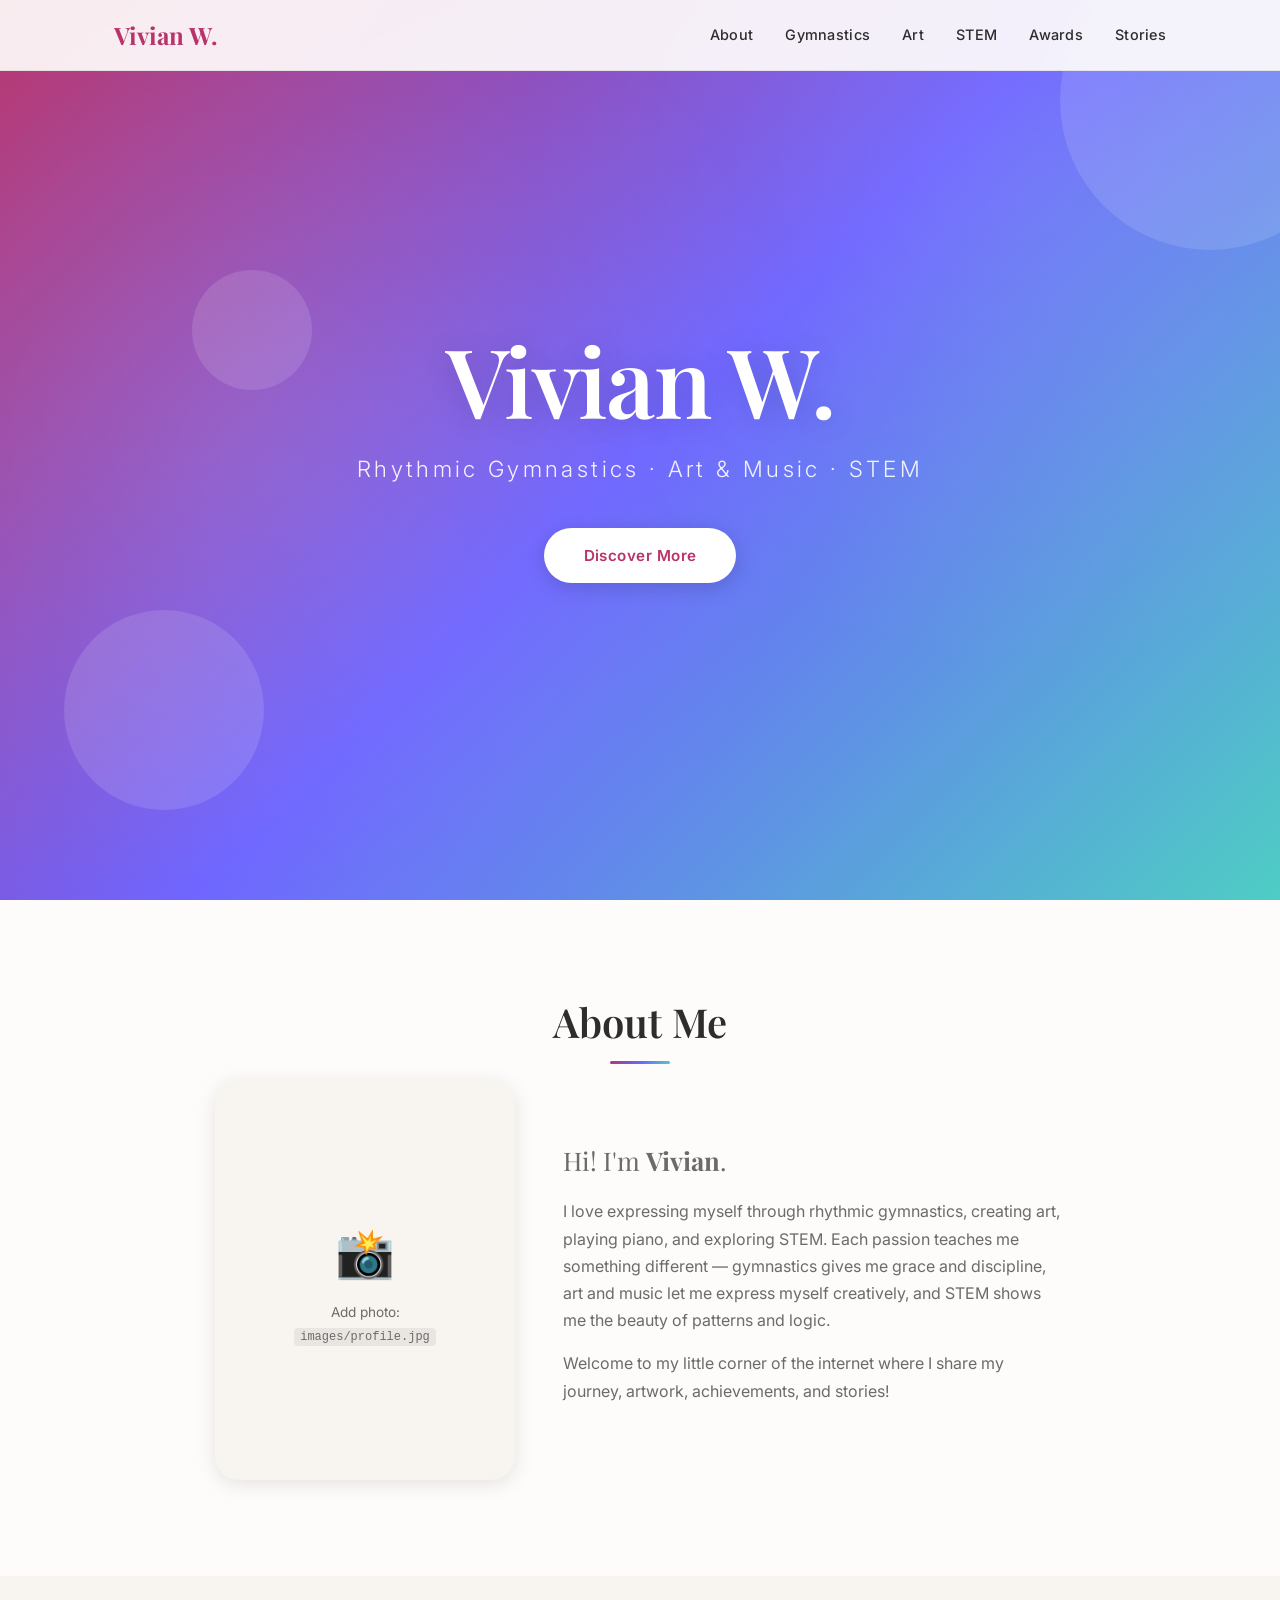
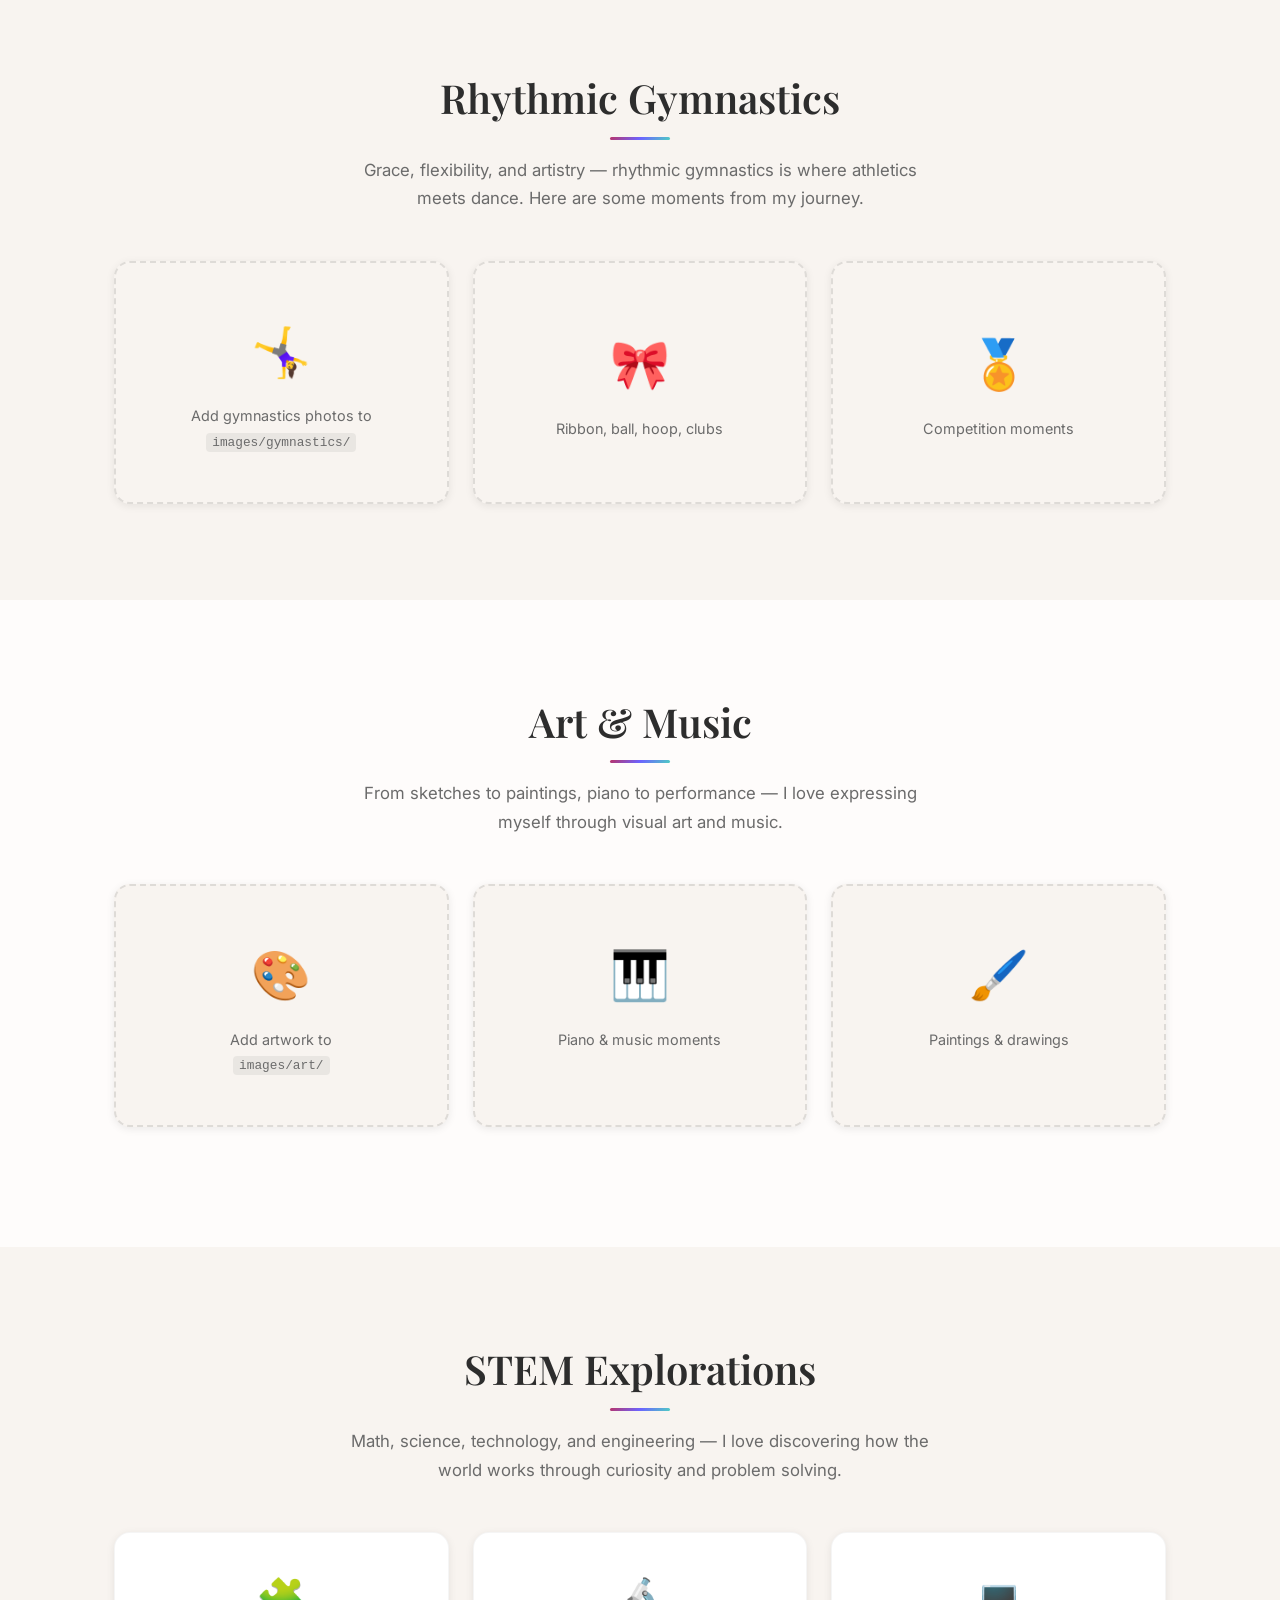
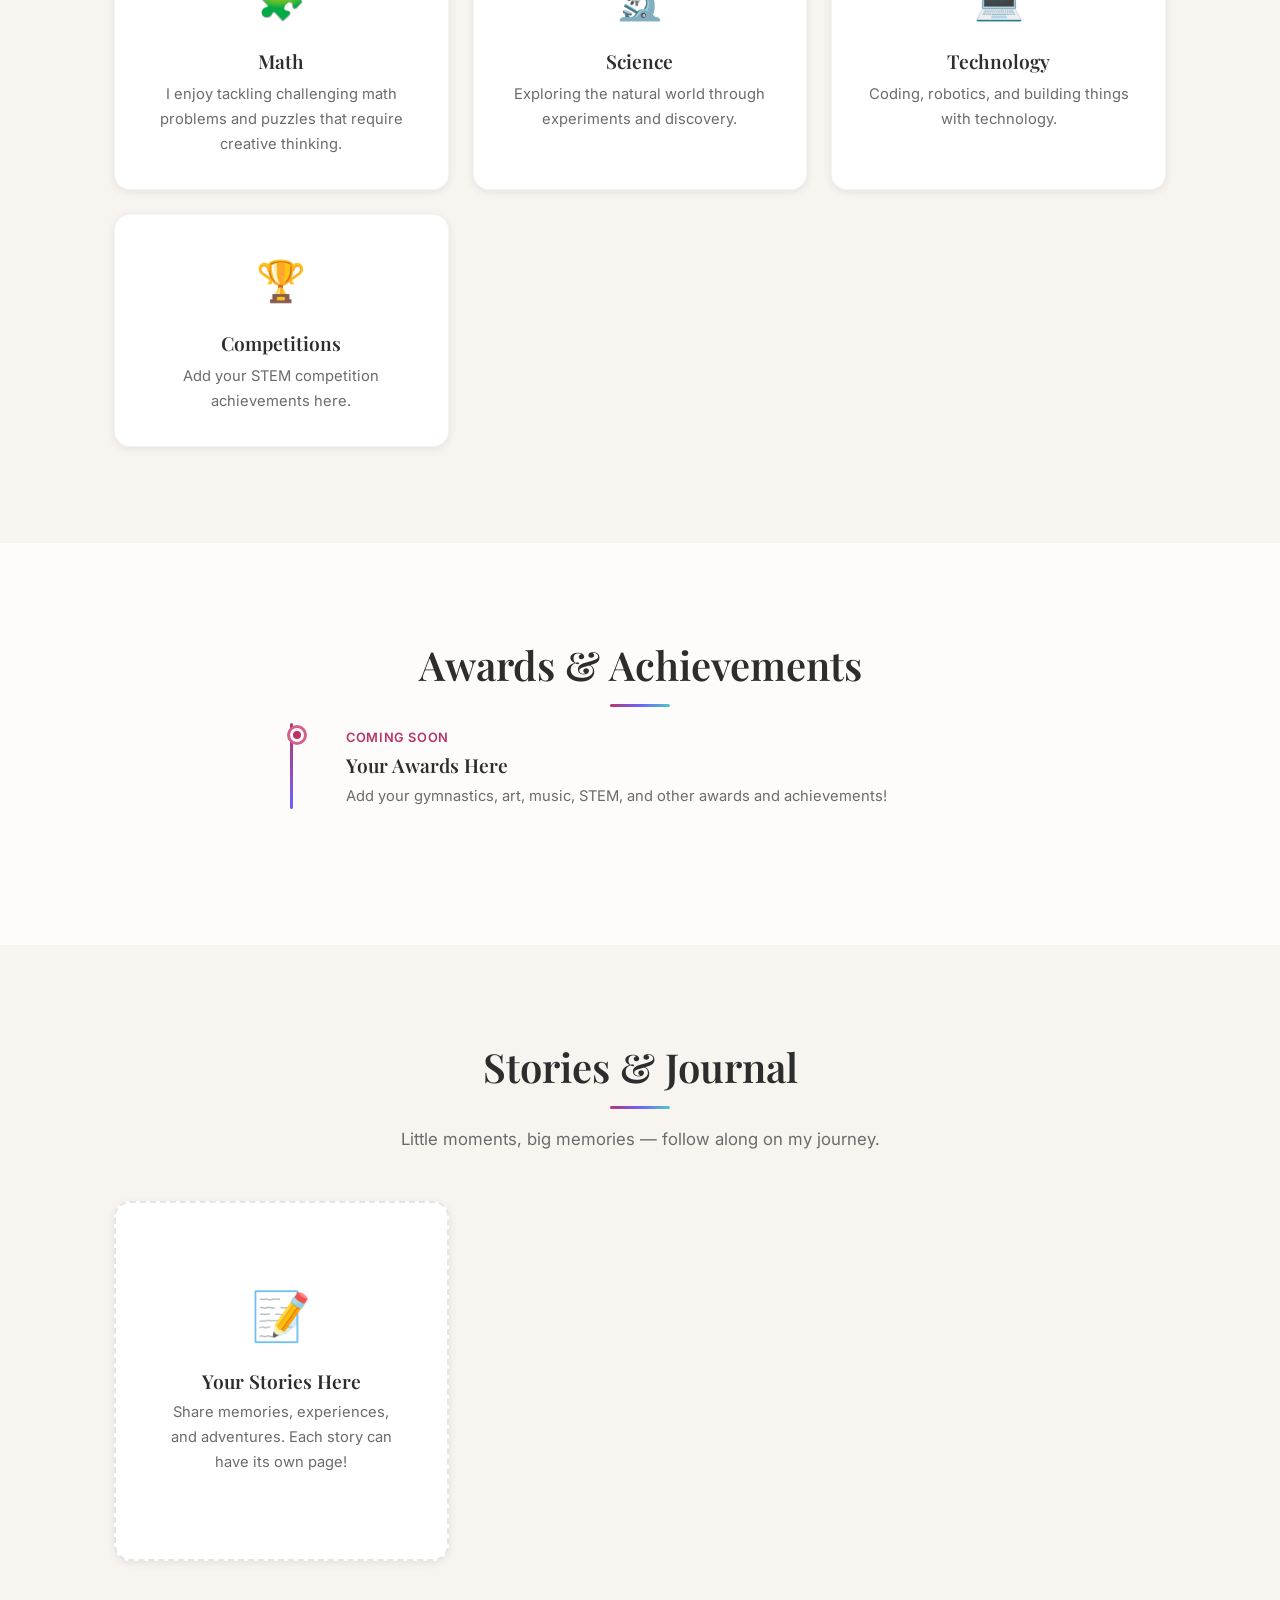
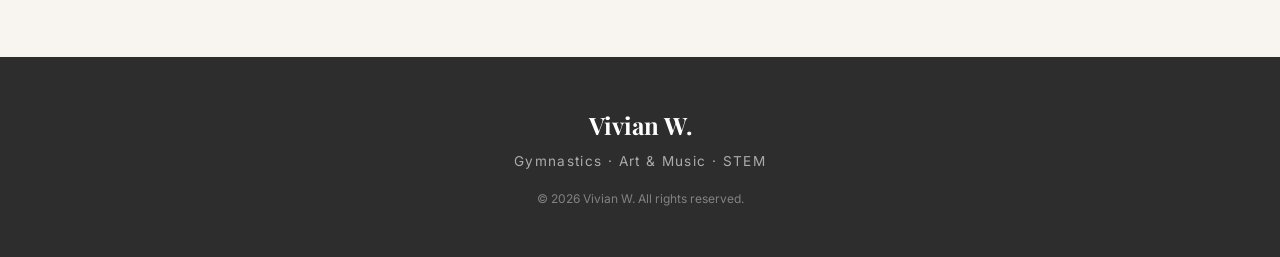
<file: index.html>
<!DOCTYPE html>
<html lang="en">
<head>
  <meta charset="UTF-8">
  <meta name="viewport" content="width=device-width, initial-scale=1.0">
  <title>Vivian W. — Gymnastics · Art · STEM</title>
  <link rel="stylesheet" href="css/style.css">
  <link rel="preconnect" href="https://fonts.googleapis.com">
  <link rel="preconnect" href="https://fonts.gstatic.com" crossorigin>
  <link href="https://fonts.googleapis.com/css2?family=Playfair+Display:ital,wght@0,400;0,600;0,700;1,400&family=Inter:wght@300;400;500;600&display=swap" rel="stylesheet">
</head>
<body>

  <!-- ============================================================
       NAVIGATION
       ============================================================ -->
  <nav id="navbar">
    <div class="nav-container">
      <a href="#hero" class="nav-logo">Vivian W.</a>
      <button class="nav-toggle" aria-label="Toggle menu">
        <span></span><span></span><span></span>
      </button>
      <ul class="nav-links">
        <li><a href="#about">About</a></li>
        <li><a href="#gymnastics">Gymnastics</a></li>
        <li><a href="#art">Art</a></li>
        <li><a href="#stem">STEM</a></li>
        <li><a href="#awards">Awards</a></li>
        <li><a href="#stories">Stories</a></li>
      </ul>
    </div>
  </nav>

  <!-- ============================================================
       HERO SECTION
       To change the hero image, replace "images/hero.jpg"
       ============================================================ -->
  <section id="hero">
    <div class="hero-overlay"></div>
    <div class="hero-content">
      <h1 class="hero-title">Vivian W.</h1>
      <p class="hero-subtitle">Rhythmic Gymnastics · Art & Music · STEM</p>
      <a href="#about" class="hero-btn">Discover More</a>
    </div>
    <!-- Decorative floating shapes -->
    <div class="hero-shapes">
      <div class="shape shape-1"></div>
      <div class="shape shape-2"></div>
      <div class="shape shape-3"></div>
    </div>
  </section>

  <!-- ============================================================
       ABOUT SECTION
       Edit the text below to update Vivian's bio.
       To change the profile photo, replace "images/profile.jpg"
       ============================================================ -->
  <section id="about" class="section">
    <div class="container">
      <h2 class="section-title">About Me</h2>
      <div class="about-grid">
        <div class="about-photo">
          <!-- Replace src with Vivian's photo -->
          <div class="photo-placeholder">
            <span>📸</span>
            <p>Add photo:<br><code>images/profile.jpg</code></p>
          </div>
          <!-- Uncomment the line below and remove the placeholder above once you add a photo -->
          <!-- <img src="images/profile.jpg" alt="Vivian W." /> -->
        </div>
        <div class="about-text">
          <!-- ✏️ EDIT BIO HERE -->
          <p class="about-intro">Hi! I'm <strong>Vivian</strong>.</p>
          <p>
            I love expressing myself through rhythmic gymnastics, creating art,
            playing piano, and exploring STEM. Each passion teaches me
            something different — gymnastics gives me grace and discipline,
            art and music let me express myself creatively, and STEM shows me
            the beauty of patterns and logic.
          </p>
          <p>
            Welcome to my little corner of the internet where I share my
            journey, artwork, achievements, and stories!
          </p>
          <!-- END BIO -->
        </div>
      </div>
    </div>
  </section>

  <!-- ============================================================
       GYMNASTICS SECTION
       To add photos: place images in "images/gymnastics/" folder
       then add gallery items below following the template.
       ============================================================ -->
  <section id="gymnastics" class="section section-alt">
    <div class="container">
      <h2 class="section-title">Rhythmic Gymnastics</h2>
      <p class="section-intro">
        <!-- ✏️ EDIT GYMNASTICS INTRO HERE -->
        Grace, flexibility, and artistry — rhythmic gymnastics is where
        athletics meets dance. Here are some moments from my journey.
      </p>

      <div class="gallery" id="gymnastics-gallery">
        <!--
          ✏️ HOW TO ADD A GYMNASTICS PHOTO:
          1. Put your image in the "images/gymnastics/" folder
          2. Copy the template below and paste it here
          3. Update the src, alt, and caption

          TEMPLATE:
          <div class="gallery-item">
            <img src="images/gymnastics/YOUR_IMAGE.jpg" alt="Description" loading="lazy" />
            <div class="gallery-caption">
              <p>Your caption here</p>
            </div>
          </div>
        -->

        <!-- EXAMPLE (replace with real photos): -->
        <div class="gallery-item placeholder-card">
          <div class="placeholder-icon">🤸‍♀️</div>
          <p>Add gymnastics photos to<br><code>images/gymnastics/</code></p>
        </div>
        <div class="gallery-item placeholder-card">
          <div class="placeholder-icon">🎀</div>
          <p>Ribbon, ball, hoop, clubs</p>
        </div>
        <div class="gallery-item placeholder-card">
          <div class="placeholder-icon">🏅</div>
          <p>Competition moments</p>
        </div>
      </div>
    </div>
  </section>

  <!-- ============================================================
       ART & MUSIC SECTION
       To add artwork: place images in "images/art/" folder
       To add music photos/videos: place in "images/music/" folder
       then add gallery items below following the template.
       ============================================================ -->
  <section id="art" class="section">
    <div class="container">
      <h2 class="section-title">Art & Music</h2>
      <p class="section-intro">
        <!-- ✏️ EDIT ART & MUSIC INTRO HERE -->
        From sketches to paintings, piano to performance — I love expressing
        myself through visual art and music.
      </p>

      <div class="gallery gallery-masonry" id="art-gallery">
        <!--
          ✏️ HOW TO ADD ARTWORK OR MUSIC PHOTOS:
          1. Put your image in "images/art/" or "images/music/" folder
          2. Copy the template below and paste it here
          3. Update the src, alt, title, and medium

          TEMPLATE:
          <div class="gallery-item">
            <img src="images/art/YOUR_IMAGE.jpg" alt="Artwork title" loading="lazy" />
            <div class="gallery-caption">
              <h4>Artwork Title</h4>
              <p>Medium (e.g., Watercolor, Digital, Pencil, Piano)</p>
            </div>
          </div>
        -->

        <!-- EXAMPLE (replace with real artwork): -->
        <div class="gallery-item placeholder-card">
          <div class="placeholder-icon">🎨</div>
          <p>Add artwork to<br><code>images/art/</code></p>
        </div>
        <div class="gallery-item placeholder-card">
          <div class="placeholder-icon">🎹</div>
          <p>Piano & music moments</p>
        </div>
        <div class="gallery-item placeholder-card">
          <div class="placeholder-icon">🖌️</div>
          <p>Paintings & drawings</p>
        </div>
      </div>
    </div>
  </section>

  <!-- ============================================================
       STEM SECTION
       Edit text below to showcase STEM achievements and interests.
       Covers math, science, technology, engineering, and coding.
       ============================================================ -->
  <section id="stem" class="section section-alt">
    <div class="container">
      <h2 class="section-title">STEM Explorations</h2>
      <p class="section-intro">
        <!-- ✏️ EDIT STEM INTRO HERE -->
        Math, science, technology, and engineering — I love discovering
        how the world works through curiosity and problem solving.
      </p>

      <div class="math-grid">
        <!--
          ✏️ HOW TO ADD A STEM HIGHLIGHT:
          Copy the template below, paste it inside this div,
          and fill in your details.

          TEMPLATE:
          <div class="math-card">
            <div class="math-icon">🔢</div>
            <h3>Title</h3>
            <p>Description of achievement or interest</p>
          </div>
        -->

        <!-- EXAMPLES (replace with real content): -->
        <div class="math-card">
          <div class="math-icon">🧩</div>
          <h3>Math</h3>
          <p>I enjoy tackling challenging math problems and puzzles that require creative thinking.</p>
        </div>
        <div class="math-card">
          <div class="math-icon">🔬</div>
          <h3>Science</h3>
          <p>Exploring the natural world through experiments and discovery.</p>
        </div>
        <div class="math-card">
          <div class="math-icon">💻</div>
          <h3>Technology</h3>
          <p>Coding, robotics, and building things with technology.</p>
        </div>
        <div class="math-card">
          <div class="math-icon">🏆</div>
          <h3>Competitions</h3>
          <p>Add your STEM competition achievements here.</p>
        </div>

        <!-- Add images related to STEM here -->
        <!--
          <div class="math-card math-card-image">
            <img src="images/stem/YOUR_IMAGE.jpg" alt="Description" loading="lazy" />
            <h3>Title</h3>
            <p>Description</p>
          </div>
        -->
      </div>
    </div>
  </section>

  <!-- ============================================================
       AWARDS SECTION
       Add awards and achievements below.
       Place award/certificate photos in "images/awards/" folder.
       ============================================================ -->
  <section id="awards" class="section">
    <div class="container">
      <h2 class="section-title">Awards & Achievements</h2>

      <div class="timeline" id="awards-timeline">
        <!--
          ✏️ HOW TO ADD AN AWARD:
          Copy the template below, paste it here, and fill in details.

          TEMPLATE:
          <div class="timeline-item">
            <div class="timeline-marker"></div>
            <div class="timeline-content">
              <span class="timeline-date">Month Year</span>
              <h3>Award Name</h3>
              <p>Description of the award or achievement.</p>
              <img src="images/awards/YOUR_IMAGE.jpg" alt="Award" loading="lazy" />
            </div>
          </div>
        -->

        <!-- EXAMPLES (replace with real awards): -->
        <div class="timeline-item">
          <div class="timeline-marker"></div>
          <div class="timeline-content">
            <span class="timeline-date">Coming Soon</span>
            <h3>Your Awards Here</h3>
            <p>Add your gymnastics, art, music, STEM, and other awards and achievements!</p>
          </div>
        </div>
      </div>
    </div>
  </section>

  <!-- ============================================================
       STORIES SECTION
       Add stories, blog posts, or journal entries below.
       ============================================================ -->
  <section id="stories" class="section section-alt">
    <div class="container">
      <h2 class="section-title">Stories & Journal</h2>
      <p class="section-intro">
        <!-- ✏️ EDIT STORIES INTRO HERE -->
        Little moments, big memories — follow along on my journey.
      </p>

      <div class="stories-grid" id="stories-grid">
        <!--
          ✏️ HOW TO ADD A STORY:
          Copy the template below, paste it here, and fill in details.
          For a story with its own page, see pages/story-template.html

          TEMPLATE:
          <article class="story-card">
            <img src="images/stories/YOUR_IMAGE.jpg" alt="Story title" loading="lazy" />
            <div class="story-body">
              <span class="story-date">Month Day, Year</span>
              <h3>Story Title</h3>
              <p>A short preview or summary of the story...</p>
              <a href="pages/your-story.html" class="story-link">Read more →</a>
            </div>
          </article>
        -->

        <!-- EXAMPLE (replace with real stories): -->
        <article class="story-card placeholder-card">
          <div class="story-body">
            <div class="placeholder-icon">📝</div>
            <h3>Your Stories Here</h3>
            <p>Share memories, experiences, and adventures. Each story can have its own page!</p>
          </div>
        </article>
      </div>
    </div>
  </section>

  <!-- ============================================================
       FOOTER
       ============================================================ -->
  <footer id="footer">
    <div class="container">
      <p class="footer-name">Vivian W.</p>
      <p class="footer-tagline">Gymnastics · Art & Music · STEM</p>
      <p class="footer-copy">&copy; <span id="current-year"></span> Vivian W. All rights reserved.</p>
    </div>
  </footer>

  <!-- Back to top button -->
  <button id="back-to-top" aria-label="Back to top">↑</button>

  <script src="js/main.js"></script>
</body>
</html>
</file>
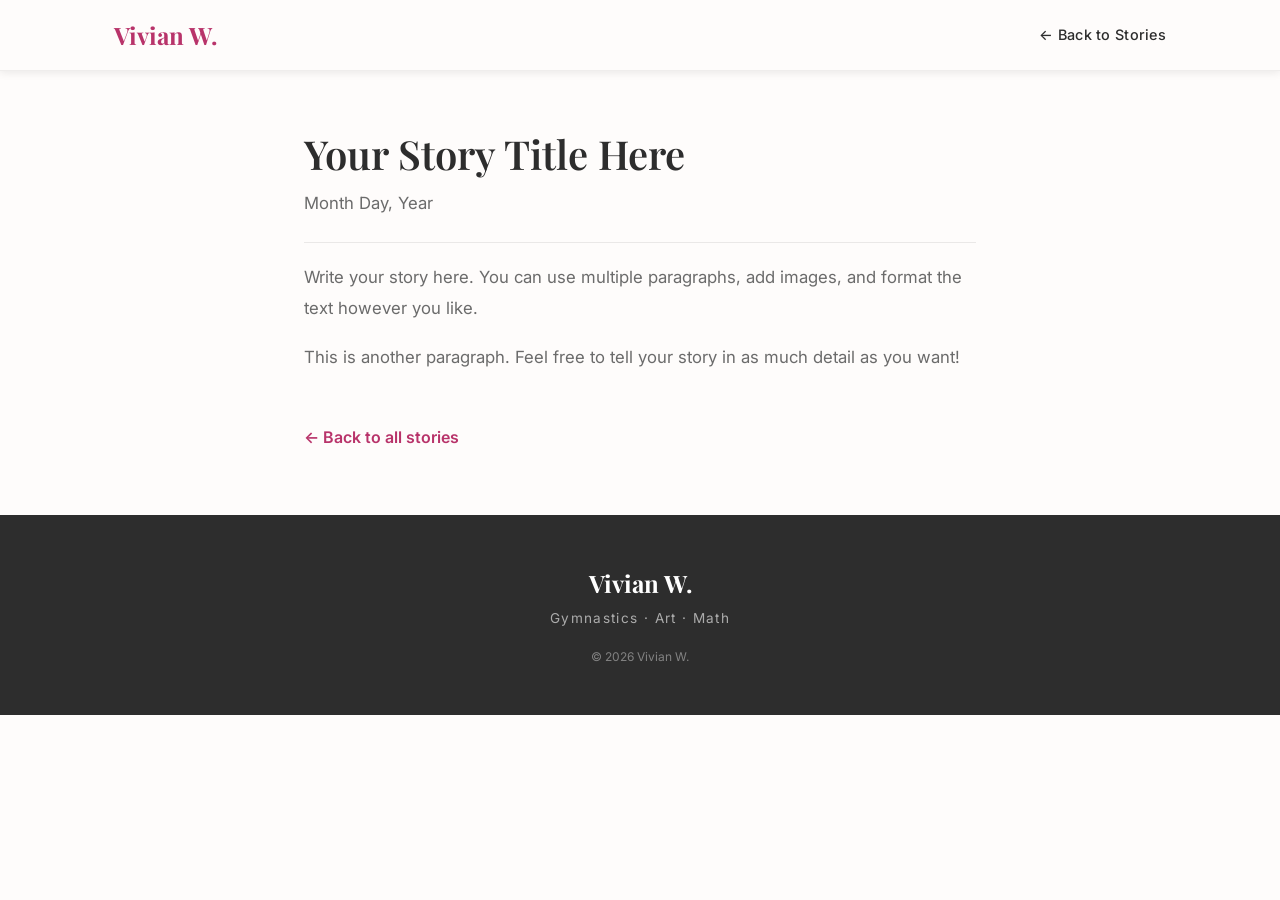
<file: pages/story-template.html>
<!DOCTYPE html>
<html lang="en">
<head>
  <meta charset="UTF-8">
  <meta name="viewport" content="width=device-width, initial-scale=1.0">
  <title>Story Title — Vivian W.</title>
  <link rel="stylesheet" href="../css/style.css">
  <link rel="preconnect" href="https://fonts.googleapis.com">
  <link rel="preconnect" href="https://fonts.gstatic.com" crossorigin>
  <link href="https://fonts.googleapis.com/css2?family=Playfair+Display:ital,wght@0,400;0,600;0,700;1,400&family=Inter:wght@300;400;500;600&display=swap" rel="stylesheet">
  <style>
    .story-page {
      max-width: 720px;
      margin: 0 auto;
      padding: 8rem 1.5rem 4rem;
    }
    .story-page h1 {
      font-size: 2.5rem;
      margin-bottom: 0.5rem;
    }
    .story-meta {
      color: var(--color-text-light);
      font-size: 0.9rem;
      margin-bottom: 2rem;
      padding-bottom: 1.5rem;
      border-bottom: 1px solid rgba(0,0,0,0.08);
    }
    .story-page p {
      margin-bottom: 1.2rem;
      color: var(--color-text-light);
      font-size: 1.05rem;
      line-height: 1.8;
    }
    .story-page img {
      border-radius: var(--radius-md);
      margin: 2rem 0;
      box-shadow: var(--shadow-sm);
    }
    .story-back {
      display: inline-block;
      margin-top: 2rem;
      font-weight: 600;
    }
  </style>
</head>
<body>

  <nav id="navbar" class="scrolled">
    <div class="nav-container">
      <a href="../index.html" class="nav-logo">Vivian W.</a>
      <ul class="nav-links">
        <li><a href="../index.html#stories">← Back to Stories</a></li>
      </ul>
    </div>
  </nav>

  <article class="story-page">
    <!--
      ✏️ HOW TO USE THIS TEMPLATE:
      1. Copy this file and rename it (e.g., "my-first-competition.html")
      2. Update the <title> tag above
      3. Fill in the content below
      4. Link to it from index.html in the Stories section
    -->

    <h1>Your Story Title Here</h1>
    <p class="story-meta">Month Day, Year</p>

    <!-- Optional: story cover image -->
    <!-- <img src="../images/stories/your-image.jpg" alt="Story image" /> -->

    <p>
      Write your story here. You can use multiple paragraphs, add images,
      and format the text however you like.
    </p>

    <p>
      This is another paragraph. Feel free to tell your story in as much
      detail as you want!
    </p>

    <!-- Add more images like this: -->
    <!-- <img src="../images/stories/another-image.jpg" alt="Description" /> -->

    <a href="../index.html#stories" class="story-back">← Back to all stories</a>
  </article>

  <footer id="footer">
    <div class="container">
      <p class="footer-name">Vivian W.</p>
      <p class="footer-tagline">Gymnastics · Art · Math</p>
      <p class="footer-copy">&copy; <span id="current-year"></span> Vivian W.</p>
    </div>
  </footer>

  <script>
    document.getElementById('current-year').textContent = new Date().getFullYear();
  </script>
</body>
</html>
</file>
<file: css/style.css>
/* ============================================================
   VIVIAN W. — PERSONAL WEBSITE STYLES

   TABLE OF CONTENTS:
   1. Variables & Reset
   2. Typography
   3. Navigation
   4. Hero Section
   5. About Section
   6. Gallery (Gymnastics & Art)
   7. Math Section
   8. Awards Timeline
   9. Stories Section
   10. Footer
   11. Utilities & Components
   12. Animations
   13. Responsive Design
   ============================================================ */

/* ============================================================
   1. VARIABLES & RESET
   Change these colors to customize the entire site theme.
   ============================================================ */
:root {
  /* Primary palette — soft elegant tones */
  --color-primary: #b8336a;       /* Rose pink */
  --color-primary-light: #d4618c;
  --color-primary-dark: #8c1d4e;
  --color-secondary: #6c63ff;     /* Soft purple */
  --color-accent: #f4a261;        /* Warm gold */

  /* Neutrals */
  --color-bg: #fefcfb;
  --color-bg-alt: #f8f4f0;
  --color-text: #2d2d2d;
  --color-text-light: #6b6b6b;
  --color-white: #ffffff;

  /* Gradients */
  --gradient-hero: linear-gradient(135deg, #b8336a 0%, #6c63ff 50%, #4ecdc4 100%);
  --gradient-card: linear-gradient(135deg, #ffecd2 0%, #fcb69f 100%);

  /* Spacing */
  --section-padding: 6rem 0;
  --container-width: 1100px;

  /* Shadows */
  --shadow-sm: 0 2px 8px rgba(0,0,0,0.08);
  --shadow-md: 0 4px 20px rgba(0,0,0,0.1);
  --shadow-lg: 0 8px 40px rgba(0,0,0,0.12);

  /* Borders */
  --radius-sm: 8px;
  --radius-md: 16px;
  --radius-lg: 24px;

  /* Transitions */
  --transition: 0.3s ease;
}

*,
*::before,
*::after {
  margin: 0;
  padding: 0;
  box-sizing: border-box;
}

html {
  scroll-behavior: smooth;
  scroll-padding-top: 80px;
}

body {
  font-family: 'Inter', -apple-system, BlinkMacSystemFont, sans-serif;
  color: var(--color-text);
  background: var(--color-bg);
  line-height: 1.7;
  overflow-x: hidden;
}

img {
  max-width: 100%;
  height: auto;
  display: block;
}

a {
  color: var(--color-primary);
  text-decoration: none;
  transition: var(--transition);
}

a:hover {
  color: var(--color-primary-dark);
}

/* ============================================================
   2. TYPOGRAPHY
   ============================================================ */
h1, h2, h3, h4 {
  font-family: 'Playfair Display', Georgia, serif;
  font-weight: 600;
  line-height: 1.3;
}

.section-title {
  font-size: 2.5rem;
  text-align: center;
  margin-bottom: 1rem;
  position: relative;
  color: var(--color-text);
}

.section-title::after {
  content: '';
  display: block;
  width: 60px;
  height: 3px;
  background: var(--gradient-hero);
  margin: 0.8rem auto 0;
  border-radius: 2px;
}

.section-intro {
  text-align: center;
  max-width: 600px;
  margin: 0 auto 3rem;
  color: var(--color-text-light);
  font-size: 1.05rem;
}

/* ============================================================
   3. NAVIGATION
   ============================================================ */
#navbar {
  position: fixed;
  top: 0;
  left: 0;
  right: 0;
  z-index: 1000;
  background: rgba(254, 252, 251, 0.92);
  backdrop-filter: blur(12px);
  -webkit-backdrop-filter: blur(12px);
  border-bottom: 1px solid rgba(0,0,0,0.06);
  transition: var(--transition);
}

#navbar.scrolled {
  box-shadow: var(--shadow-sm);
}

.nav-container {
  max-width: var(--container-width);
  margin: 0 auto;
  padding: 0 1.5rem;
  display: flex;
  align-items: center;
  justify-content: space-between;
  height: 70px;
}

.nav-logo {
  font-family: 'Playfair Display', serif;
  font-size: 1.5rem;
  font-weight: 700;
  color: var(--color-primary) !important;
}

.nav-links {
  display: flex;
  list-style: none;
  gap: 2rem;
}

.nav-links a {
  color: var(--color-text);
  font-size: 0.9rem;
  font-weight: 500;
  letter-spacing: 0.02em;
  position: relative;
  padding: 0.25rem 0;
}

.nav-links a::after {
  content: '';
  position: absolute;
  bottom: -2px;
  left: 0;
  width: 0;
  height: 2px;
  background: var(--color-primary);
  transition: var(--transition);
}

.nav-links a:hover::after,
.nav-links a.active::after {
  width: 100%;
}

/* Mobile menu toggle */
.nav-toggle {
  display: none;
  flex-direction: column;
  gap: 5px;
  background: none;
  border: none;
  cursor: pointer;
  padding: 4px;
}

.nav-toggle span {
  width: 24px;
  height: 2px;
  background: var(--color-text);
  transition: var(--transition);
  border-radius: 1px;
}

/* ============================================================
   4. HERO SECTION
   ============================================================ */
#hero {
  min-height: 100vh;
  display: flex;
  align-items: center;
  justify-content: center;
  position: relative;
  background: var(--gradient-hero);
  overflow: hidden;
}

.hero-overlay {
  position: absolute;
  inset: 0;
  background:
    radial-gradient(circle at 20% 50%, rgba(255,255,255,0.1) 0%, transparent 50%),
    radial-gradient(circle at 80% 20%, rgba(255,255,255,0.08) 0%, transparent 40%);
}

.hero-content {
  text-align: center;
  z-index: 2;
  padding: 2rem;
}

.hero-title {
  font-size: clamp(3rem, 8vw, 6rem);
  color: var(--color-white);
  margin-bottom: 0.5rem;
  letter-spacing: -0.02em;
  text-shadow: 0 2px 30px rgba(0,0,0,0.15);
  animation: fadeInUp 1s ease-out;
}

.hero-subtitle {
  font-size: clamp(1rem, 2.5vw, 1.4rem);
  color: rgba(255,255,255,0.9);
  font-weight: 300;
  letter-spacing: 0.15em;
  margin-bottom: 2.5rem;
  animation: fadeInUp 1s ease-out 0.2s both;
}

.hero-btn {
  display: inline-block;
  padding: 0.9rem 2.5rem;
  background: var(--color-white);
  color: var(--color-primary) !important;
  border-radius: 50px;
  font-weight: 600;
  font-size: 0.95rem;
  letter-spacing: 0.03em;
  box-shadow: 0 4px 20px rgba(0,0,0,0.15);
  transition: var(--transition);
  animation: fadeInUp 1s ease-out 0.4s both;
}

.hero-btn:hover {
  transform: translateY(-2px);
  box-shadow: 0 6px 30px rgba(0,0,0,0.2);
}

/* Floating decorative shapes */
.hero-shapes {
  position: absolute;
  inset: 0;
  z-index: 1;
  pointer-events: none;
}

.shape {
  position: absolute;
  border-radius: 50%;
  opacity: 0.12;
  background: white;
}

.shape-1 {
  width: 300px;
  height: 300px;
  top: -50px;
  right: -80px;
  animation: float 8s ease-in-out infinite;
}

.shape-2 {
  width: 200px;
  height: 200px;
  bottom: 10%;
  left: 5%;
  animation: float 6s ease-in-out infinite 1s;
}

.shape-3 {
  width: 120px;
  height: 120px;
  top: 30%;
  left: 15%;
  animation: float 7s ease-in-out infinite 2s;
}

/* ============================================================
   5. ABOUT SECTION
   ============================================================ */
.about-grid {
  display: grid;
  grid-template-columns: 300px 1fr;
  gap: 3rem;
  align-items: center;
  max-width: 850px;
  margin: 0 auto;
}

.about-photo img,
.about-photo .photo-placeholder {
  border-radius: var(--radius-lg);
  box-shadow: var(--shadow-md);
  width: 100%;
  aspect-ratio: 3 / 4;
  object-fit: cover;
}

.photo-placeholder {
  background: var(--color-bg-alt);
  display: flex;
  flex-direction: column;
  align-items: center;
  justify-content: center;
  gap: 0.5rem;
  color: var(--color-text-light);
  font-size: 0.85rem;
  text-align: center;
}

.photo-placeholder span {
  font-size: 3rem;
}

.photo-placeholder code {
  background: rgba(0,0,0,0.06);
  padding: 2px 6px;
  border-radius: 4px;
  font-size: 0.75rem;
}

.about-intro {
  font-family: 'Playfair Display', serif;
  font-size: 1.6rem;
  margin-bottom: 1rem;
  color: var(--color-primary);
}

.about-text p {
  margin-bottom: 1rem;
  color: var(--color-text-light);
}

/* ============================================================
   6. GALLERY (Gymnastics & Art)
   ============================================================ */
.gallery {
  display: grid;
  grid-template-columns: repeat(auto-fill, minmax(280px, 1fr));
  gap: 1.5rem;
}

.gallery-item {
  border-radius: var(--radius-md);
  overflow: hidden;
  position: relative;
  box-shadow: var(--shadow-sm);
  transition: var(--transition);
  background: var(--color-white);
}

.gallery-item:hover {
  transform: translateY(-4px);
  box-shadow: var(--shadow-lg);
}

.gallery-item img {
  width: 100%;
  aspect-ratio: 4 / 3;
  object-fit: cover;
  transition: var(--transition);
}

.gallery-item:hover img {
  transform: scale(1.03);
}

.gallery-caption {
  padding: 1rem 1.2rem;
}

.gallery-caption h4 {
  font-size: 1rem;
  margin-bottom: 0.25rem;
}

.gallery-caption p {
  font-size: 0.85rem;
  color: var(--color-text-light);
}

/* Masonry variation for art */
.gallery-masonry {
  columns: 3;
  column-gap: 1.5rem;
}

.gallery-masonry .gallery-item {
  break-inside: avoid;
  margin-bottom: 1.5rem;
  display: inline-block;
  width: 100%;
}

.gallery-masonry .gallery-item img {
  aspect-ratio: unset;
}

/* Placeholder cards */
.placeholder-card {
  display: flex;
  flex-direction: column;
  align-items: center;
  justify-content: center;
  padding: 3rem 1.5rem;
  text-align: center;
  background: var(--color-bg-alt);
  border: 2px dashed rgba(0,0,0,0.1);
  min-height: 220px;
}

.placeholder-icon {
  font-size: 3rem;
  margin-bottom: 0.75rem;
}

.placeholder-card p {
  color: var(--color-text-light);
  font-size: 0.9rem;
}

.placeholder-card code {
  background: rgba(0,0,0,0.06);
  padding: 2px 6px;
  border-radius: 4px;
  font-size: 0.8rem;
}

/* ============================================================
   7. MATH SECTION
   ============================================================ */
.math-grid {
  display: grid;
  grid-template-columns: repeat(auto-fill, minmax(280px, 1fr));
  gap: 1.5rem;
}

.math-card {
  background: var(--color-white);
  padding: 2rem;
  border-radius: var(--radius-md);
  box-shadow: var(--shadow-sm);
  text-align: center;
  transition: var(--transition);
  border: 1px solid rgba(0,0,0,0.04);
}

.math-card:hover {
  transform: translateY(-4px);
  box-shadow: var(--shadow-md);
  border-color: var(--color-primary-light);
}

.math-icon {
  font-size: 2.5rem;
  margin-bottom: 1rem;
}

.math-card h3 {
  font-size: 1.2rem;
  margin-bottom: 0.5rem;
}

.math-card p {
  color: var(--color-text-light);
  font-size: 0.92rem;
}

.math-card-image img {
  border-radius: var(--radius-sm);
  margin-bottom: 1rem;
}

/* ============================================================
   8. AWARDS TIMELINE
   ============================================================ */
.timeline {
  position: relative;
  max-width: 700px;
  margin: 0 auto;
  padding-left: 2rem;
}

.timeline::before {
  content: '';
  position: absolute;
  left: 0;
  top: 0;
  bottom: 0;
  width: 3px;
  background: linear-gradient(to bottom, var(--color-primary), var(--color-secondary));
  border-radius: 2px;
}

.timeline-item {
  position: relative;
  margin-bottom: 2.5rem;
  padding-left: 1.5rem;
}

.timeline-marker {
  position: absolute;
  left: -2rem;
  top: 0.3rem;
  width: 14px;
  height: 14px;
  border-radius: 50%;
  background: var(--color-primary);
  border: 3px solid var(--color-bg);
  box-shadow: 0 0 0 3px var(--color-primary-light);
}

.timeline-date {
  display: inline-block;
  font-size: 0.8rem;
  font-weight: 600;
  color: var(--color-primary);
  text-transform: uppercase;
  letter-spacing: 0.05em;
  margin-bottom: 0.25rem;
}

.timeline-content h3 {
  font-size: 1.2rem;
  margin-bottom: 0.4rem;
}

.timeline-content p {
  color: var(--color-text-light);
  font-size: 0.92rem;
  margin-bottom: 0.75rem;
}

.timeline-content img {
  border-radius: var(--radius-sm);
  max-width: 400px;
  box-shadow: var(--shadow-sm);
}

/* ============================================================
   9. STORIES SECTION
   ============================================================ */
.stories-grid {
  display: grid;
  grid-template-columns: repeat(auto-fill, minmax(320px, 1fr));
  gap: 1.5rem;
}

.story-card {
  background: var(--color-white);
  border-radius: var(--radius-md);
  overflow: hidden;
  box-shadow: var(--shadow-sm);
  transition: var(--transition);
}

.story-card:hover {
  transform: translateY(-4px);
  box-shadow: var(--shadow-md);
}

.story-card img {
  width: 100%;
  aspect-ratio: 16 / 9;
  object-fit: cover;
}

.story-body {
  padding: 1.5rem;
}

.story-date {
  font-size: 0.8rem;
  color: var(--color-primary);
  font-weight: 500;
  text-transform: uppercase;
  letter-spacing: 0.03em;
}

.story-body h3 {
  font-size: 1.2rem;
  margin: 0.4rem 0;
}

.story-body p {
  color: var(--color-text-light);
  font-size: 0.92rem;
  margin-bottom: 0.75rem;
}

.story-link {
  font-weight: 600;
  font-size: 0.9rem;
}

/* ============================================================
   10. FOOTER
   ============================================================ */
#footer {
  background: var(--color-text);
  color: var(--color-white);
  text-align: center;
  padding: 3rem 1.5rem;
}

.footer-name {
  font-family: 'Playfair Display', serif;
  font-size: 1.5rem;
  font-weight: 700;
  margin-bottom: 0.25rem;
}

.footer-tagline {
  font-size: 0.85rem;
  opacity: 0.6;
  letter-spacing: 0.1em;
  margin-bottom: 1rem;
}

.footer-copy {
  font-size: 0.75rem;
  opacity: 0.4;
}

/* ============================================================
   11. UTILITIES & COMPONENTS
   ============================================================ */
.container {
  max-width: var(--container-width);
  margin: 0 auto;
  padding: 0 1.5rem;
}

.section {
  padding: var(--section-padding);
}

.section-alt {
  background: var(--color-bg-alt);
}

/* Back to top */
#back-to-top {
  position: fixed;
  bottom: 2rem;
  right: 2rem;
  width: 44px;
  height: 44px;
  background: var(--color-primary);
  color: white;
  border: none;
  border-radius: 50%;
  font-size: 1.2rem;
  cursor: pointer;
  box-shadow: var(--shadow-md);
  opacity: 0;
  visibility: hidden;
  transform: translateY(10px);
  transition: var(--transition);
  z-index: 999;
}

#back-to-top.visible {
  opacity: 1;
  visibility: visible;
  transform: translateY(0);
}

#back-to-top:hover {
  background: var(--color-primary-dark);
  transform: translateY(-2px);
}

/* ============================================================
   12. ANIMATIONS
   ============================================================ */
@keyframes fadeInUp {
  from {
    opacity: 0;
    transform: translateY(30px);
  }
  to {
    opacity: 1;
    transform: translateY(0);
  }
}

@keyframes float {
  0%, 100% { transform: translateY(0) rotate(0deg); }
  33% { transform: translateY(-15px) rotate(2deg); }
  66% { transform: translateY(10px) rotate(-1deg); }
}

/* Scroll reveal */
.reveal {
  opacity: 0;
  transform: translateY(30px);
  transition: opacity 0.6s ease-out, transform 0.6s ease-out;
}

.reveal.visible {
  opacity: 1;
  transform: translateY(0);
}

/* ============================================================
   13. RESPONSIVE DESIGN
   ============================================================ */
@media (max-width: 768px) {
  :root {
    --section-padding: 4rem 0;
  }

  .section-title {
    font-size: 2rem;
  }

  /* Navigation mobile */
  .nav-toggle {
    display: flex;
  }

  .nav-links {
    position: fixed;
    top: 70px;
    left: 0;
    right: 0;
    background: var(--color-white);
    flex-direction: column;
    align-items: center;
    padding: 2rem 0;
    gap: 1.5rem;
    box-shadow: var(--shadow-md);
    transform: translateY(-120%);
    transition: var(--transition);
  }

  .nav-links.open {
    transform: translateY(0);
  }

  /* About */
  .about-grid {
    grid-template-columns: 1fr;
    text-align: center;
  }

  .about-photo {
    max-width: 250px;
    margin: 0 auto;
  }

  /* Gallery */
  .gallery {
    grid-template-columns: 1fr 1fr;
  }

  .gallery-masonry {
    columns: 2;
  }

  /* Stories */
  .stories-grid {
    grid-template-columns: 1fr;
  }
}

@media (max-width: 480px) {
  .hero-title {
    font-size: 2.5rem;
  }

  .gallery {
    grid-template-columns: 1fr;
  }

  .gallery-masonry {
    columns: 1;
  }

  .math-grid {
    grid-template-columns: 1fr;
  }
}
</file>
